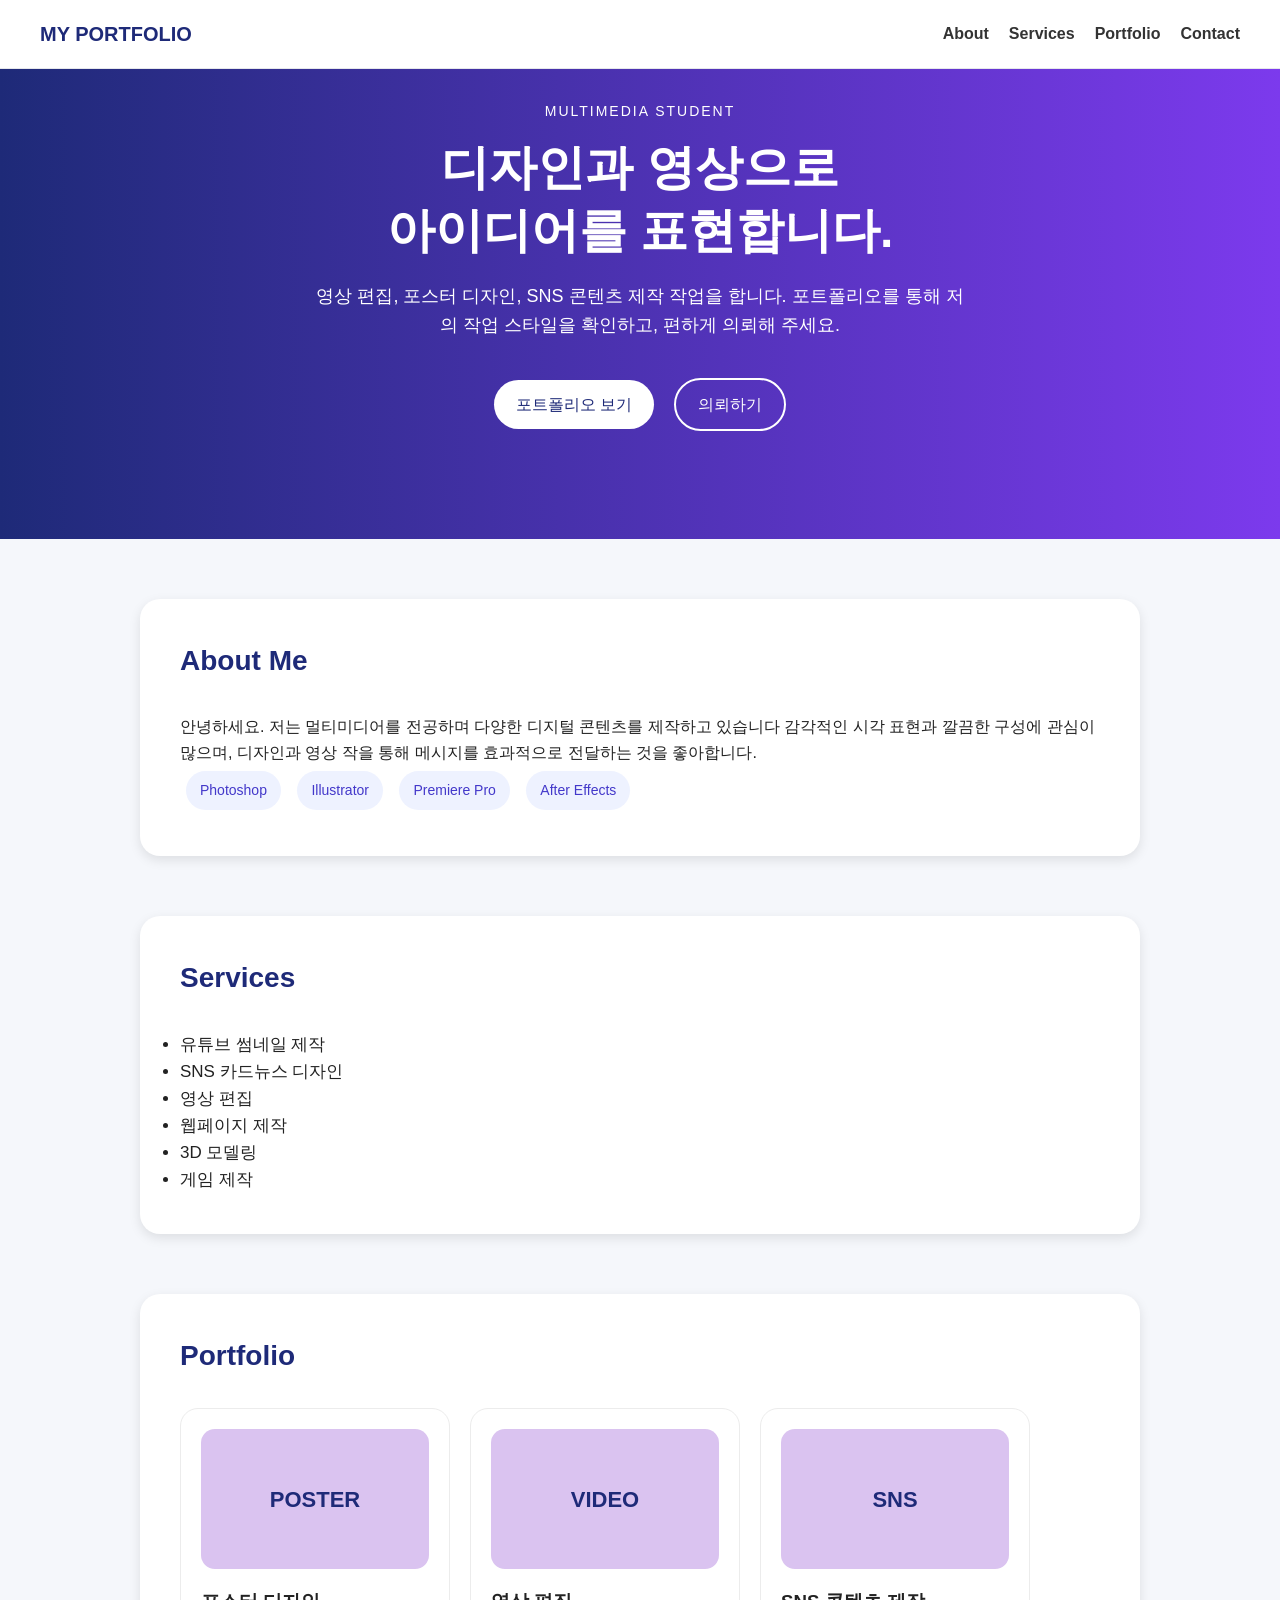
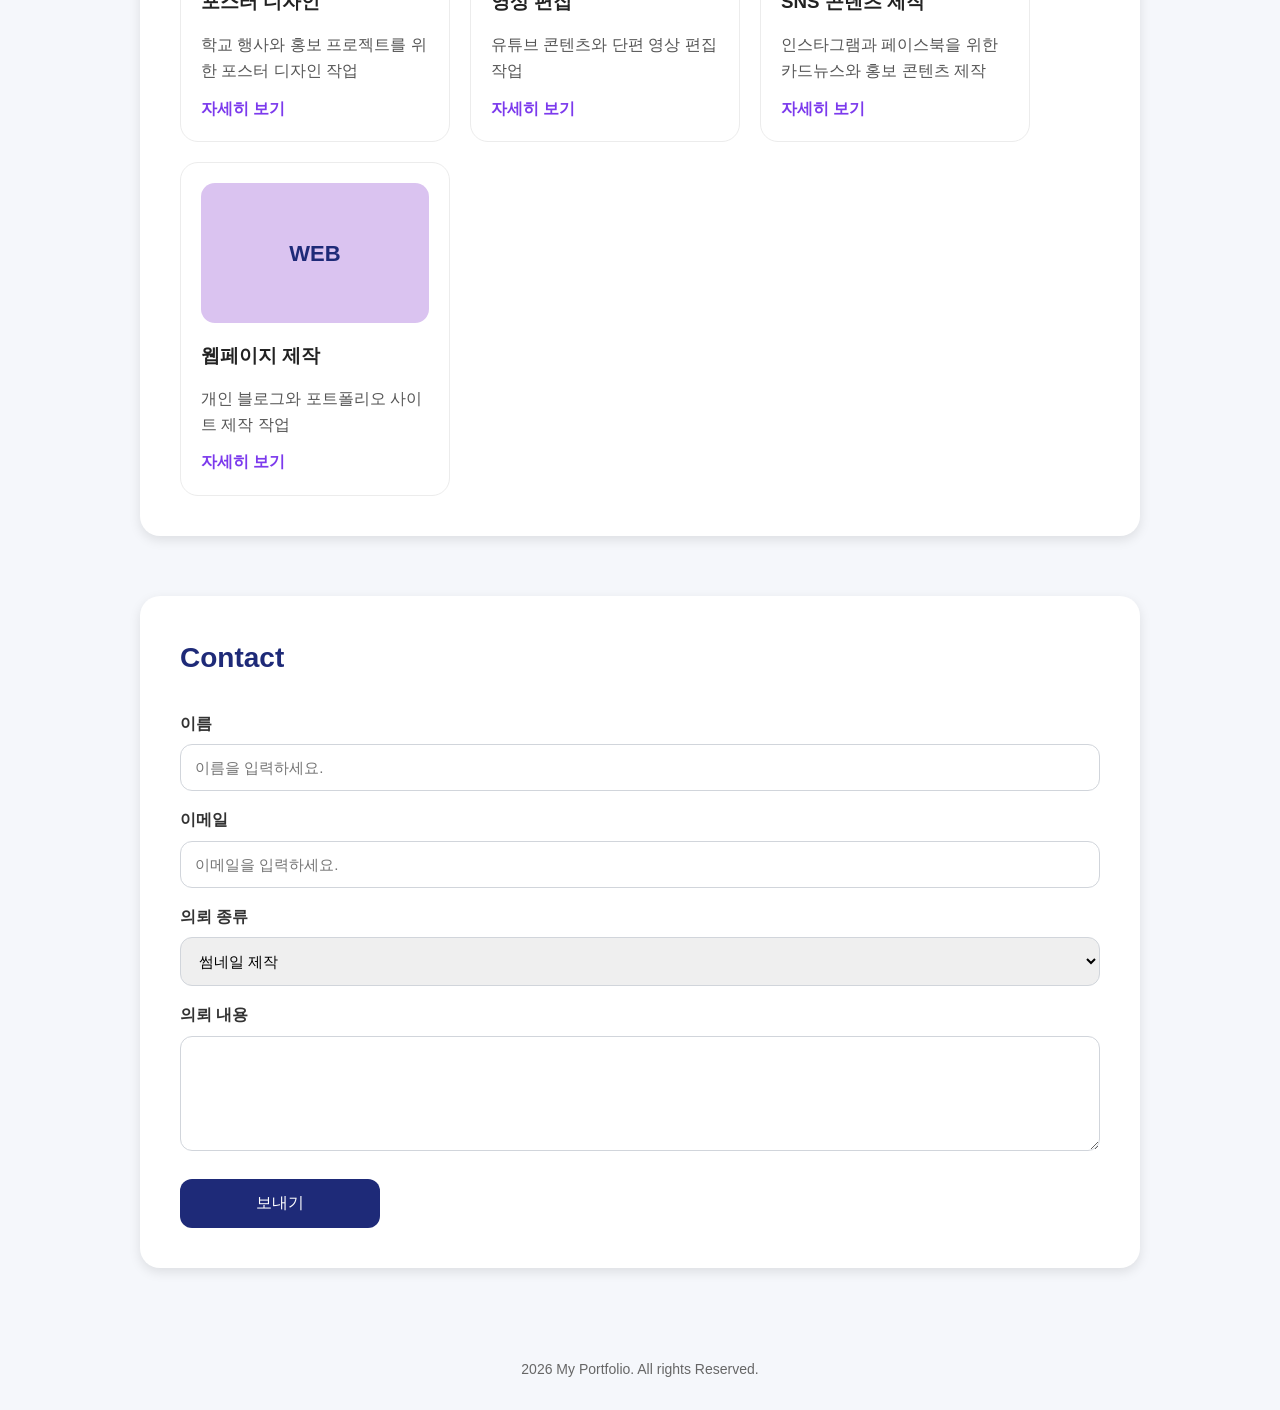
<file: index.html>
<!DOCTYPE html>
<html lang="en">
<head>
    <meta charset="UTF-8">
    <meta name="viewport" content="width=device-width, initial-scale=1.0">
    <title>My Portfolio</title>
    <link rel="stylesheet" href="style.css">
</head>
<body>
    <nav>
    <div class="logo">MY PORTFOLIO</div>
    <ul>
        <li><a href="#about"> About</a></li>
        <li><a href="#service">Services</a></li>
        <li><a href="#portfolio">Portfolio</a></li>
        <li><a href="#contact">Contact</a></li>
    </ul>
   </nav>

   <header class="hero">
    <div class="hero-text">
        <p class="small-title">MULTIMEDIA STUDENT</p>
        <h1>디자인과 영상으로<br> 아이디어를 표현합니다.</h1>
        <p class="hero-description">영상 편집, 포스터 디자인, SNS 콘텐츠 제작 작업을 합니다. 포트폴리오를 통해 저의 작업 스타일을 확인하고, 편하게 의뢰해 주세요.</p>
       
        <div class="hero-buttons">
            <a href="#" class="btn first">포트폴리오 보기</a>
            <a href="#" class="btn second">의뢰하기</a>
        </div>
    </div>
   </header>

   <section id="about">
     <h2>About Me</h2>
     <p> 안녕하세요. 저는 멀티미디어를 전공하며 다양한 디지털 콘텐츠를 제작하고 있습니다
       감각적인 시각 표현과 깔끔한 구성에 관심이 많으며, 디자인과 영상 작을 통해 메시지를 효과적으로 전달하는 것을 좋아합니다.
     </p>

     <div class ="skills">
        <span>Photoshop</span>
        <span>Illustrator</span>
        <span>Premiere Pro</span>
        <span>After Effects</span>
     </div>
   </section>
   
   <section id="service"> 
      <h2>Services</h2>
       <ul>
        <li>유튜브 썸네일 제작</li>
        <li>SNS 카드뉴스 디자인</li>
        <li>영상 편집</li>
        <li>웹페이지 제작</li>
        <li>3D 모델링</li>
        <li>게임 제작</li>
       </ul>

   </section>
     
   <section id="portfolio"> 
     <h2>Portfolio</h2>

      <div class="portfolio-grid">
        <div class="card">
            <div class="card-image">POSTER</div>
            <h3>포스터 디자인</h3>
            <p>학교 행사와 홍보 프로젝트를 위한 포스터 디자인 작업</p>
            <a href="poster.html" target="_blank">자세히 보기</a>
        </div>

        <div class="card">
            <div class="card-image">VIDEO</div>
            <h3>영상 편집</h3>
            <p>유튜브 콘텐츠와 단편 영상 편집 작업</p>
            <a href="video.html" target="_blank">자세히 보기</a>
        </div>

        <div class="card">
            <div class="card-image">SNS</div>
            <h3>SNS 콘텐츠 제작</h3>
            <p>인스타그램과 페이스북을 위한 카드뉴스와 홍보 콘텐츠 제작</p>
            <a href="sns.html" target="_blank">자세히 보기</a>
        </div>

        <div class="card">
            <div class="card-image">WEB</div>
            <h3>웹페이지 제작</h3>
            <p>개인 블로그와 포트폴리오 사이트 제작 작업</p>
            <a href="web.html" target="_blank">자세히 보기</a>
        </div>
 
     
         
      </div>

   </section>
      
   <section id="contact"> 
    <h2>Contact</h2>
    
    <form class="contact-form">
        <label for="name">이름</label>
        <input type="text" name="name" placeholder="이름을 입력하세요.">

        <label for="email">이메일</label>
        <input type="email" name="email" placeholder="이메일을 입력하세요.">
    
        <label for="type">의뢰 종류</label>
        <select name="type">
           <option>썸네일 제작</option>
           <option>포스터 디자인</option>
           <option>영상 편집</option>
           <option>웹페이지 제작</option>
        </select> 

        <label for="message">의뢰 내용</label>
        <textarea name="message" placeholder="의뢰할 내용을 입력하세요." rows="5">
        </textarea>

        <input type="submit" value="보내기">
    </form>



   </section>

<footer>
    <p> 2026 My Portfolio. All rights Reserved.</p>
</footer>



</body>
</html>
</file>
<file: style.css>
* {
    box-sizing:border-box;
    margin:0;
    padding:0;
    font-family: Arial, sans-serif;
}

body {
    background-color: #f5f7fb;
    color:#222;
    line-height: 1.6;
}

nav {
    background-color: #ffffff;;
    border-bottom:1px solid #e5e7eb;
    padding:18px 40px;
    display:flex;
    justify-content: space-between;
    align-items: center;
    position:fixed;
    width:100%;
    top:0;
    left:0;
    z-index: 1000;
} 

nav ul {
    list-style: none;
    display: flex;
    gap:20px;
}

nav ul li a{
    text-decoration: none;
    color:#333;
    font-weight: bold;;
}

nav ul li a:hover{
    color:#7c3aed;
}



.logo {
    font-size: 20px;
    font-weight: bold;
    color:#1e2a78;
}

.hero {
   background:linear-gradient(to right, #1e2a78, #7c3aed);
    color:white;
    padding:100px 20px;
    text-align: center;
    animation: fadeUp 1s ease;
}

.small-title{
    font-size: 14px;
    letter-spacing: 2px;
    margin-bottom: 15px;
}

.hero h1 {
    font-size: 48px;
    margin-bottom: 20px;
    line-height: 1.3;
}

.hero-description {
    font-size: 18px;
    width:650px;
    margin: 0 auto 30px auto;
}

.btn{
  display:inline-block;
  padding:12px 22px;
  
  border-radius: 30px;
  text-decoration: none;
  margin: 8px;;
}

.first{
  background-color: white;
  color:#1e2a78;
}

.first:hover{
    background-color: #f3f4f6;
}


.second{
  border:2px solid white;
  color: white;
}

.second:hover{
    background-color: white;
    color:#1e2a78;;
}



section{
    background-color: white;
    width:1000px;
    margin: 60px auto;
    padding: 40px;
    border-radius: 20px;
    box-shadow: rgba(0, 0, 0, 0.1) 0px 4px 12px;
}

section h2{
    font-size: 28px;
    margin-bottom: 30px;
    color:#1e2a78;
}

.skills span{
    display: inline-block;
    background-color: #eef2ff;
    padding:8px 14px;
    border-radius: 20px;
    margin: 6px;
    font-size: 14px;
    color:#4338ca;
}

#service ul{
    font-size: 17px;;
}

footer{
    text-align: center;
    padding:30px 20px;
    color:#666;
    font-size:14px;
}

.card {
    width:270px;
    border: 1px solid #ececec;
    border-radius: 18px;
    padding:20px;  
    transition: box-shadow 0.3s, transform 0.3s ease;
}

.card:hover{
    transform: translate(0,-8px);
    box-shadow: 0 10px 24px rgba(0,0,0,0.12);
}


.card h3 {
    color:#222;
    margin-bottom: 15px;
}

.card p {
    color:#555;
    margin-bottom: 12px;
}

.card a {
    color: #7c3aed;
    text-decoration: none;
    font-weight: bold;
}

.card a:hover{
    text-decoration: underline;;
}

.card-image {
    height:140px;
    background-color: rgb(218, 195, 240);
    border-radius: 14px;
    font-size: 22px;
    font-weight: bold;
    color:#1e2a78;
    display:flex;
    justify-content: center;
    align-items: center;
    margin-bottom: 18px;;
}
.portfolio-grid {
    display: flex;
    gap: 20px;
    flex-wrap: wrap;
}

.contact-form label{
    display: block;
    margin-top: 16px;
    margin-bottom: 8px;
    color:#333;
    font-weight: bold;;
}
.contact-form input, 
.contact-form select,
.contact-form textarea{
    width:100%;
    padding:14px;
    border:1px solid #d1d5db;
    border-radius: 12px;
    font-size: 15px;
}

.contact-form input[type="submit"]{

    margin-top: 20px;
    background-color:#1e2a78;
    color:white;
    width:200px;
    font-size: 16px;
    border:none;;
    padding:14px 24px;
    transition: background-color 0.3s, transform 0.3s;
    
}

.contact-form input[type="submit"]:hover{
    background-color:#7c3aed;
    transform: translate(0,-4px);
}


@keyframes fadeUp {
    from{
        opacity: 0;
        transform: translate(0, 25px);
    }
    to{
        opacity:1;
        transform: translate(0,0);

    }
}
</file>
